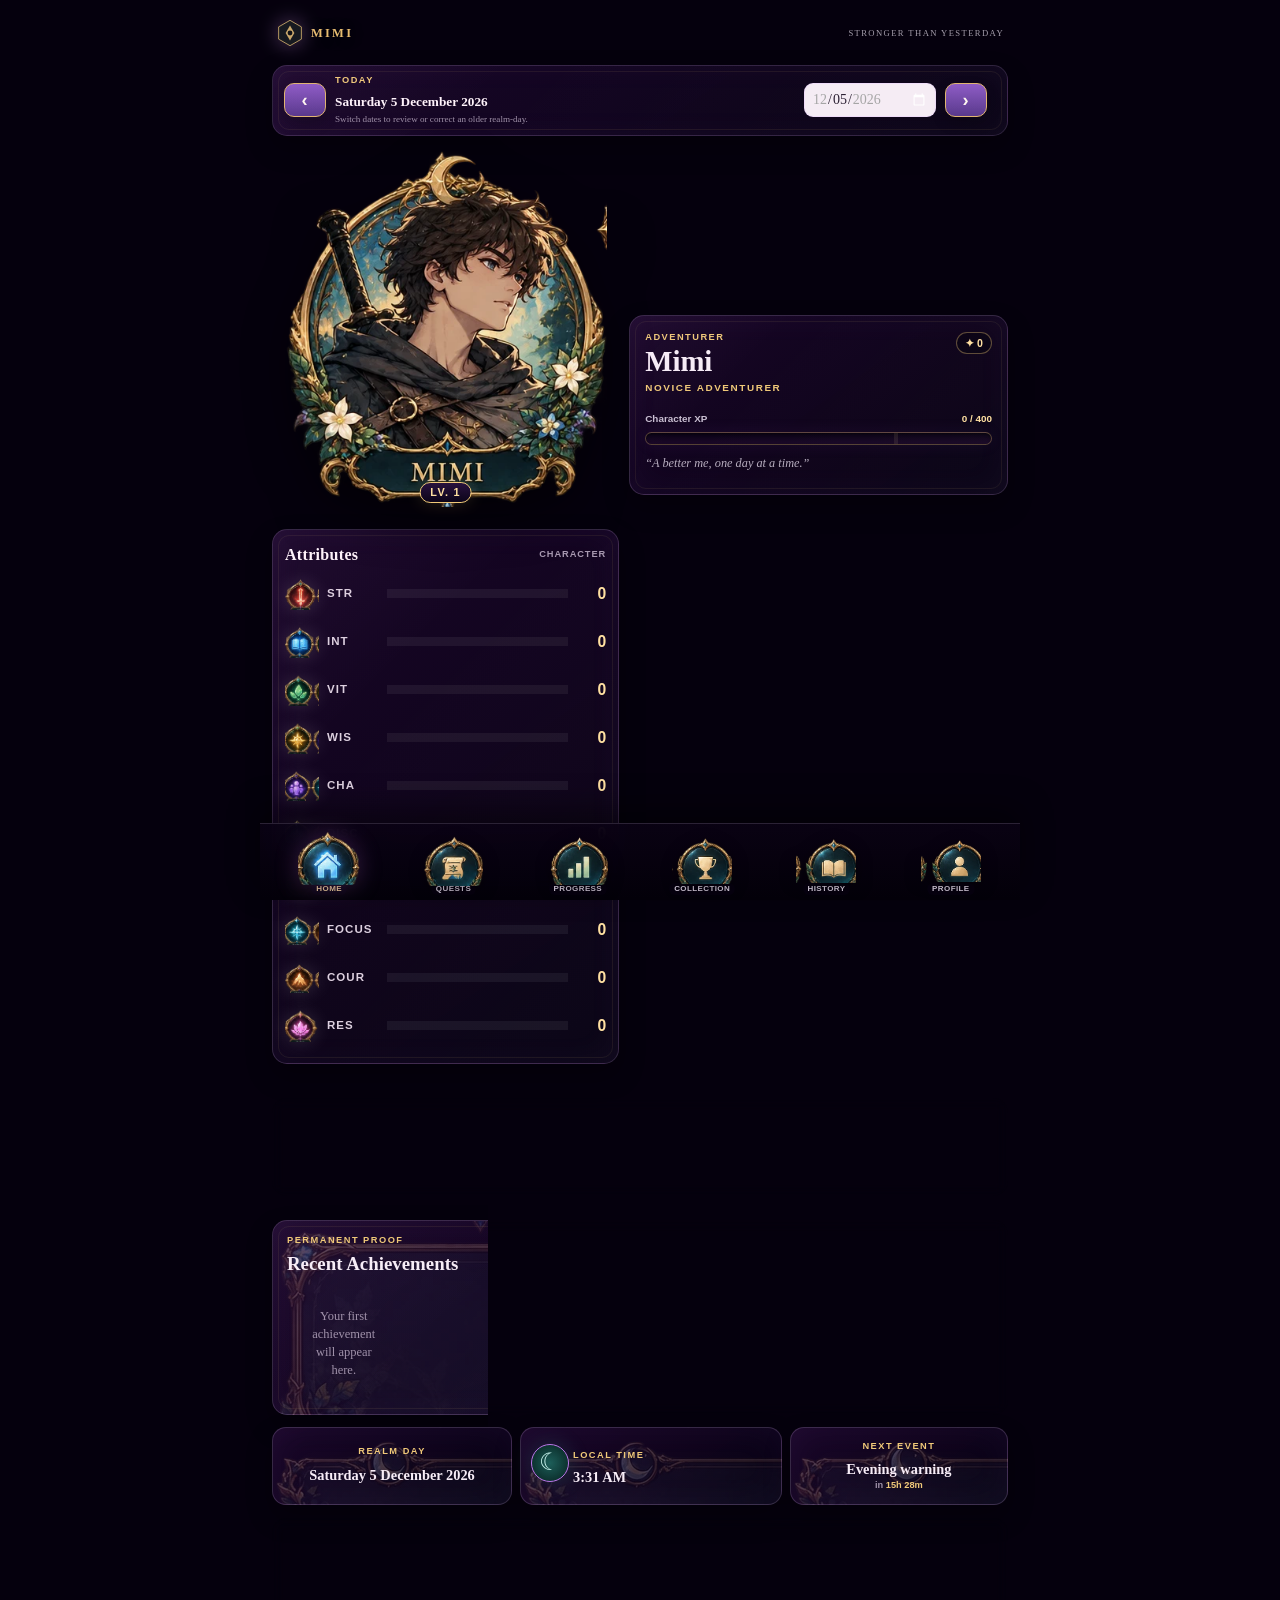
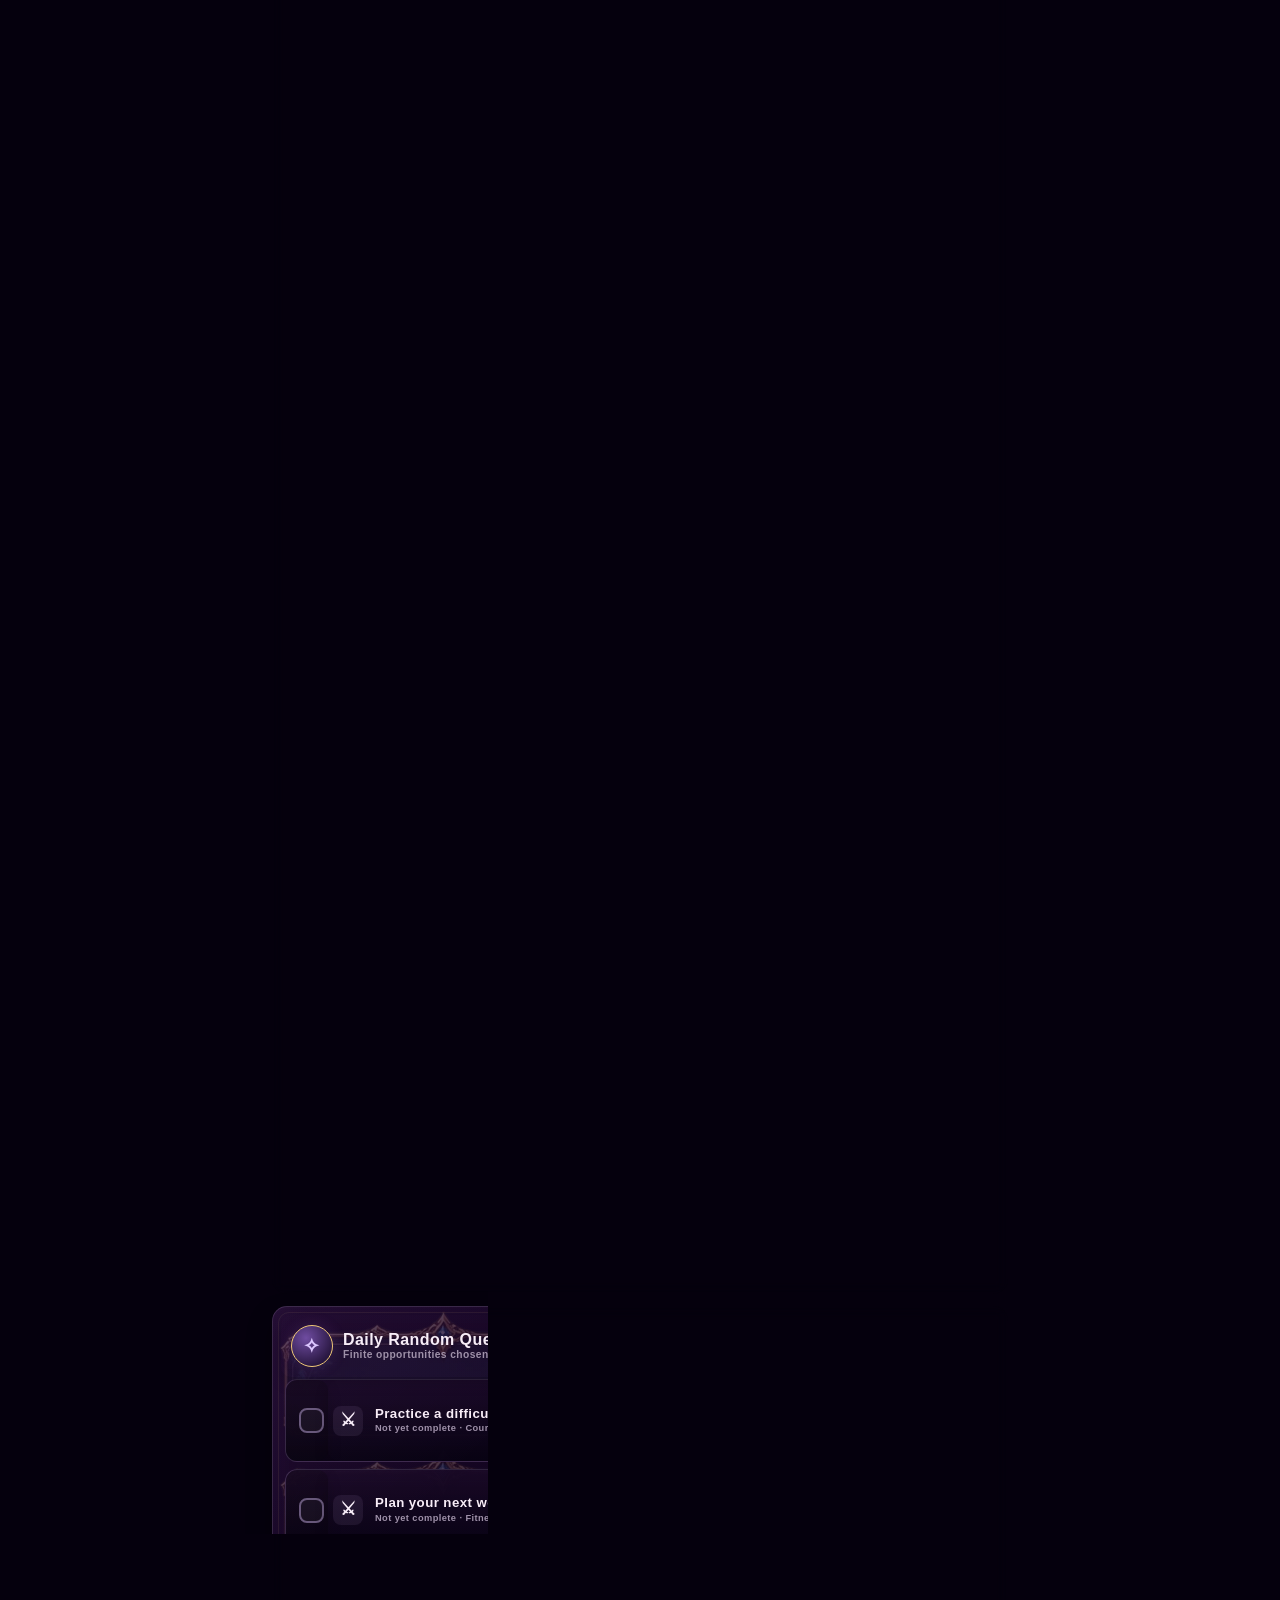
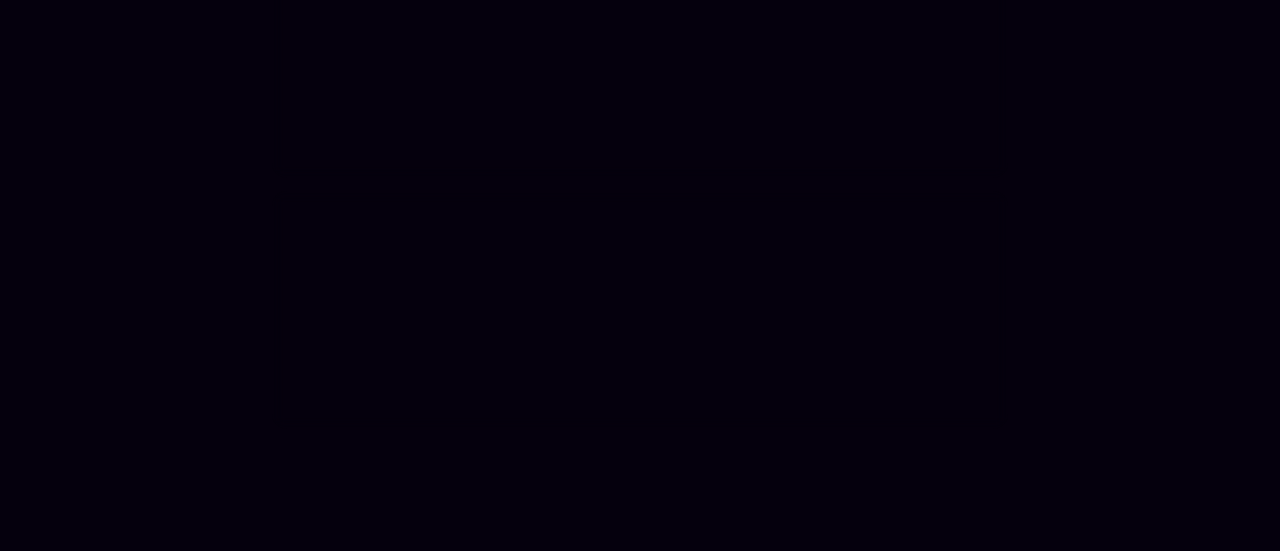
<file: index.html>
<!doctype html>
<html lang="en">
  <head>
    <meta charset="utf-8">
    <meta name="viewport" content="width=device-width, initial-scale=1, viewport-fit=cover">
    <meta name="theme-color" content="#090313">
    <meta name="color-scheme" content="dark">
    <meta name="description" content="Mimi is a private, local-first life RPG.">
    <meta name="mobile-web-app-capable" content="yes">
    <meta name="apple-mobile-web-app-capable" content="yes">
    <meta name="apple-mobile-web-app-status-bar-style" content="black-translucent">
    <link rel="manifest" href="./manifest.webmanifest">
    <link rel="icon" href="./assets/icons/mimi-icon.svg" type="image/svg+xml">
    <link rel="apple-touch-icon" href="./assets/icons/mimi-icon.svg">
    <link rel="stylesheet" href="./css/app.css">
    <title>Mimi</title>
  </head>
  <body>
    <div class="app-shell">
      <header class="topbar">
        <a class="brand" href="#home" aria-label="Mimi home">
          <img src="./assets/icons/mimi-mark.svg" width="28" height="28" alt="">
          <span>MIMI</span>
        </a>
        <span class="phase-label">STRONGER THAN YESTERDAY</span>
      </header>

      <main id="app" class="screen" tabindex="-1" aria-live="polite"></main>

      <nav class="bottom-nav" aria-label="Primary navigation">
        <a href="#home" data-route="home" aria-label="Home"><img src="./assets/mimi_rpg_ui_asset_pack/navigation/home.webp" alt=""><span>Home</span></a>
        <a href="#quests" data-route="quests" aria-label="Quests"><img src="./assets/mimi_rpg_ui_asset_pack/navigation/quests.webp" alt=""><span>Quests</span></a>
        <a href="#progress" data-route="progress" aria-label="Progress"><img src="./assets/mimi_rpg_ui_asset_pack/navigation/progress.webp" alt=""><span>Progress</span></a>
        <a href="#collection" data-route="collection" aria-label="Collection"><img src="./assets/mimi_rpg_ui_asset_pack/navigation/collection.webp" alt=""><span>Collection</span></a>
        <a href="#history" data-route="history" aria-label="History"><img src="./assets/mimi_rpg_ui_asset_pack/navigation/history.webp" alt=""><span>History</span></a>
        <a href="#profile" data-route="profile" aria-label="Profile"><img src="./assets/mimi_rpg_ui_asset_pack/navigation/profile.webp" alt=""><span>Profile</span></a>
      </nav>
    </div>
    <noscript>Mimi needs JavaScript enabled to run.</noscript>
    <script type="module" src="./js/app.js"></script>
  </body>
</html>
</file>
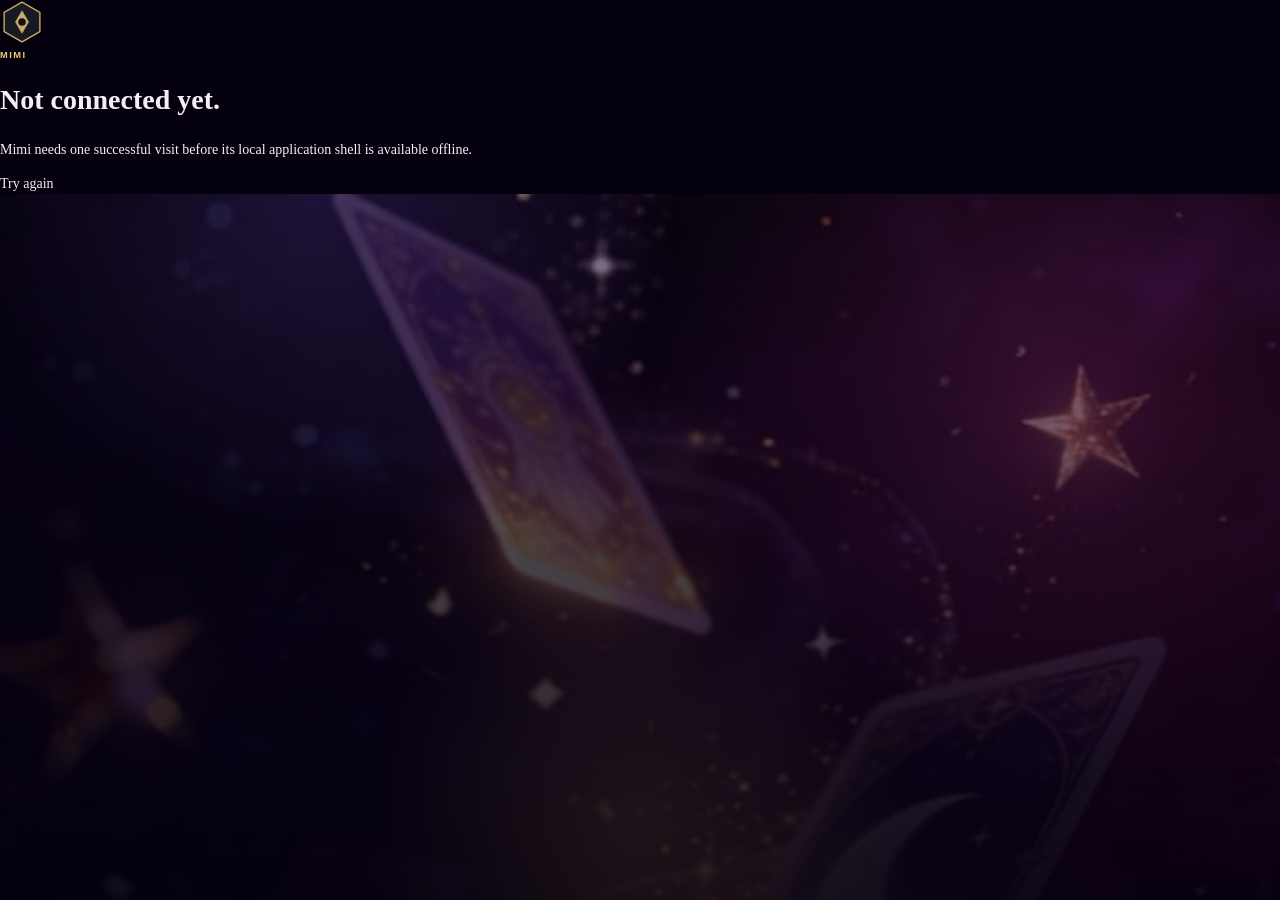
<file: offline.html>
<!doctype html>
<html lang="en">
  <head>
    <meta charset="utf-8">
    <meta name="viewport" content="width=device-width, initial-scale=1, viewport-fit=cover">
    <meta name="theme-color" content="#090313">
    <title>Mimi — Offline</title>
    <link rel="stylesheet" href="./css/app.css">
  </head>
  <body class="offline-page">
    <main class="offline-card">
      <img src="./assets/icons/mimi-mark.svg" width="44" height="44" alt="">
      <p class="eyebrow">MIMI</p>
      <h1>Not connected yet.</h1>
      <p>Mimi needs one successful visit before its local application shell is available offline.</p>
      <a class="button" href="./index.html">Try again</a>
    </main>
  </body>
</html>
</file>
<file: css/app.css>
:root{
  --bg:#081d1d;
  --bg-deep:#041311;
  --panel:#0b2926;
  --panel-2:#102f2d;
  --panel-3:#153a36;
  --panel-edge:#d6b56b;
  --panel-edge-soft:rgba(214,181,107,.34);
  --gold:#cfa65b;
  --gold-bright:#f1d58e;
  --gold-dark:#7b5d2b;
  --parchment:#f5ecd4;
  --parchment-soft:#e3d3ae;
  --ink:#17251f;
  --muted:#c4c5b8;
  --subtle:#96a69e;
  --teal:#55d6ca;
  --teal-deep:#166f68;
  --green:#3fb879;
  --red:#e97d68;
  --purple:#a783ee;
  --warning:#efc06c;
  --max:760px;
  --nav-h:82px;
  --shadow:0 18px 50px rgba(0,0,0,.35);
}
*{box-sizing:border-box}
html{min-height:100%;background:var(--bg)}
body{margin:0;min-height:100%;overflow-x:hidden;color:var(--parchment);font:14px/1.45 Georgia,"Times New Roman",serif;background:var(--bg-deep)}
body::before{content:"";position:fixed;inset:0;z-index:-4;background:
  linear-gradient(180deg,rgba(4,22,20,.22),rgba(3,15,14,.60)),
  url("../assets/mimi_rpg_ui_asset_pack/background/forest.webp") center top/cover no-repeat;filter:saturate(.92) contrast(1.02);}
body::after{content:"";position:fixed;inset:0;z-index:-3;pointer-events:none;background:radial-gradient(circle at 50% 18%,rgba(91,221,206,.14),transparent 35%),linear-gradient(180deg,transparent 55%,rgba(0,0,0,.45));}
a{color:inherit;text-decoration:none}
button,input,select{font:inherit}
button{appearance:none}
button:disabled{cursor:default}
.app-shell{width:min(100%,var(--max));margin:0 auto;padding:10px 12px calc(var(--nav-h) + env(safe-area-inset-bottom) + 28px);min-height:100vh}
.topbar{display:flex;justify-content:space-between;align-items:center;gap:10px;margin:2px 2px 8px;padding:6px 2px;color:var(--gold-bright)}
.brand{display:flex;align-items:center;gap:7px;font-weight:800;letter-spacing:.18em;font-size:.78rem;text-shadow:0 1px 12px rgba(0,0,0,.5)}
.brand img{width:28px;height:28px;filter:drop-shadow(0 0 7px rgba(85,214,202,.32))}
.phase-label{font-size:.54rem;letter-spacing:.16em;text-transform:uppercase;color:rgba(245,236,212,.72)}
.screen{min-height:70vh}

/* shared fantasy panels */
.rpg-panel{position:relative;margin:12px 0;padding:16px;border:1px solid rgba(214,181,107,.62);border-radius:17px;background:linear-gradient(180deg,rgba(10,36,34,.92),rgba(5,23,22,.96));box-shadow:var(--shadow);overflow:hidden}
.rpg-panel::before{content:"";position:absolute;inset:5px;border:1px solid rgba(214,181,107,.16);border-radius:13px;pointer-events:none}
.rpg-panel::after{content:"";position:absolute;inset:0;background:linear-gradient(135deg,rgba(120,230,220,.05),transparent 30%,rgba(255,255,255,.02));pointer-events:none}
.glass-dark{background:linear-gradient(145deg,rgba(5,28,26,.88),rgba(7,23,24,.93))}
.eyebrow{margin:0 0 4px;text-transform:uppercase;letter-spacing:.16em;font:700 .58rem/1.2 Arial,sans-serif;color:var(--gold-bright)}
.page-header{padding:16px 10px 4px;text-align:center}
.page-header h1{margin:.1rem 0 .3rem;font-size:1.85rem;letter-spacing:.04em;text-shadow:0 2px 18px rgba(0,0,0,.4)}
.page-header p:last-child{margin:0;color:var(--muted);font-size:.82rem}
.panel-title{display:flex;align-items:center;justify-content:space-between;gap:12px;margin-bottom:10px;position:relative;z-index:1}
.panel-title span{font-size:1rem;font-weight:700;letter-spacing:.02em}
.panel-title small{font:600 .58rem/1.2 Arial,sans-serif;color:var(--subtle);text-transform:uppercase;letter-spacing:.1em}

/* hero */
.hero-hud{display:grid;grid-template-columns:minmax(185px,1.1fr) minmax(0,1.2fr);gap:10px;align-items:stretch;margin-top:4px}
.character-art-wrap{position:relative;min-height:285px;display:flex;align-items:flex-end;justify-content:center;overflow:visible}
.character-halo{position:absolute;width:85%;height:76%;bottom:10%;left:8%;border-radius:50%;background:radial-gradient(circle,rgba(67,215,202,.2),transparent 65%);filter:blur(5px)}
.character-art{position:relative;z-index:1;width:100%;max-height:360px;object-fit:contain;object-position:center bottom;filter:drop-shadow(0 18px 22px rgba(0,0,0,.55))}
.character-level{position:absolute;left:50%;bottom:4px;z-index:2;transform:translateX(-50%);padding:4px 10px;border:1px solid var(--gold);border-radius:999px;background:linear-gradient(180deg,#173f3a,#071a1a);color:var(--gold-bright);font:800 .68rem/1 Arial,sans-serif;letter-spacing:.12em;box-shadow:0 0 15px rgba(207,166,91,.2)}
.character-info{align-self:end;padding:16px 15px 14px;min-height:180px}
.character-name-row{display:flex;justify-content:space-between;gap:8px;align-items:flex-start}
.character-info h1{margin:0;font-size:1.8rem;line-height:1}
.character-title{margin:.38rem 0 .7rem;color:var(--gold-bright);font:700 .62rem/1.2 Arial,sans-serif;letter-spacing:.16em;text-transform:uppercase}
.gold-pill{padding:5px 8px;border:1px solid rgba(214,181,107,.45);border-radius:999px;color:var(--gold-bright);background:rgba(0,0,0,.25);font:800 .66rem/1 Arial,sans-serif;white-space:nowrap}
.xp-title{display:flex;justify-content:space-between;gap:10px;margin-top:8px;color:var(--muted);font:700 .62rem/1.2 Arial,sans-serif}.xp-title b{color:var(--gold-bright)}
.character-quote{margin:10px 0 0;color:rgba(245,236,212,.73);font-size:.77rem;font-style:italic}
.stats-card{padding:13px 12px;display:flex;flex-direction:column;justify-content:center}
.stats-card .panel-title{margin-bottom:4px}
.stat-row{display:grid;grid-template-columns:34px 52px 1fr 30px;align-items:center;gap:8px;padding:7px 0}
.stat-icon{width:34px;height:34px;object-fit:contain;filter:drop-shadow(0 0 9px rgba(255,255,255,.14))}.stat-name{font:800 .72rem/1 Arial,sans-serif;letter-spacing:.09em;color:var(--parchment-soft)}.stat-row>b{font:800 .98rem/1 Arial,sans-serif;color:var(--gold-bright);text-align:right}.stat-meter{height:9px}
.meta-card{grid-column:1/-1;display:grid;grid-template-columns:repeat(3,1fr);gap:8px;padding:10px}
.meta-tile{display:grid;justify-items:center;gap:2px;padding:9px 4px;background:rgba(0,0,0,.18);border:1px solid rgba(214,181,107,.22);border-radius:11px}.meta-icon{font-size:1.2rem;color:var(--gold-bright)}.meta-tile b{font:800 1rem/1 Arial,sans-serif}.meta-tile small{font:600 .52rem/1 Arial,sans-serif;letter-spacing:.1em;text-transform:uppercase;color:var(--subtle)}

/* achievements */
.achievement-board{padding:14px 14px 17px;background-image:linear-gradient(180deg,rgba(8,37,35,.84),rgba(7,27,25,.96)),url("../assets/mimi_rpg_ui_asset_pack/panels/dark-panel-large.webp");background-size:cover,100% 100%;background-position:center}
.board-heading{display:flex;justify-content:space-between;align-items:end;gap:10px;position:relative;z-index:1}.board-heading h2{margin:0;font-size:1.18rem}.board-heading>a{font:700 .62rem/1 Arial,sans-serif;letter-spacing:.08em;text-transform:uppercase;color:var(--gold-bright)}
.achievement-strip{display:grid;grid-template-columns:repeat(6,minmax(70px,1fr));gap:7px;margin-top:12px;overflow-x:auto;padding:2px 1px 3px;scrollbar-width:none}.achievement-strip::-webkit-scrollbar{display:none}
.achievement-medal{min-width:70px;display:grid;justify-items:center;gap:6px;border:0;background:none;color:var(--parchment);cursor:pointer}.medal-gem{display:grid;width:52px;height:52px;place-items:center;border-radius:50%;border:2px solid var(--gold);background:radial-gradient(circle at 32% 25%,#fff7dc,#2a4f4c 64%,#071816 100%);box-shadow:0 0 0 3px rgba(214,181,107,.12),0 0 22px rgba(214,181,107,.18);font-size:1.3rem}.achievement-medal.rare .medal-gem{box-shadow:0 0 0 3px rgba(101,191,234,.14),0 0 22px rgba(101,191,234,.18)}.achievement-medal.epic .medal-gem{box-shadow:0 0 0 3px rgba(167,131,238,.16),0 0 22px rgba(167,131,238,.2)}.achievement-medal span:last-child{font:600 .57rem/1.15 Arial,sans-serif;text-align:center;color:var(--parchment-soft)}.achievement-empty{padding:15px;text-align:center;color:var(--subtle);font-size:.78rem}

/* date/time */
.datetime-grid{display:grid;grid-template-columns:1.1fr 1.2fr 1fr;gap:8px;margin-top:12px}.asset-box{position:relative;min-height:78px;display:grid;align-content:center;justify-items:center;text-align:center;padding:10px;border:1px solid rgba(214,181,107,.62);border-radius:14px;background-image:linear-gradient(180deg,rgba(6,32,30,.92),rgba(5,25,24,.96)),url("../assets/mimi_rpg_ui_asset_pack/panels/hud-strip.webp");background-size:cover,100% 100%;box-shadow:0 12px 28px rgba(0,0,0,.3)}.asset-box strong{display:block;margin-top:3px;font-size:.9rem}.asset-box small{color:var(--subtle);font:600 .58rem/1.2 Arial,sans-serif}.asset-box b{color:var(--gold-bright)}.clock-box{grid-template-columns:42px 1fr;justify-items:start;text-align:left}.moon-disc{display:grid;width:38px;height:38px;place-items:center;border-radius:50%;font-size:1.5rem;color:#c6f1eb;border:1px solid var(--teal);box-shadow:0 0 22px rgba(85,214,202,.18);background:radial-gradient(circle,#1d5e59,#06201e)}

/* status */
.status-box{position:relative;display:grid;grid-template-columns:60px 1fr auto;gap:12px;align-items:center;padding:11px;border:1px solid var(--panel-edge);border-radius:15px;background:linear-gradient(180deg,rgba(8,35,33,.95),rgba(6,22,21,.97));box-shadow:0 12px 30px rgba(0,0,0,.28);margin:12px 0}.status-box img{width:60px;height:40px;object-fit:contain}.status-box b{font-size:.92rem}.status-box p{margin:2px 0 0;color:var(--muted);font-size:.72rem;line-height:1.4}.risk-box{box-shadow:0 0 18px rgba(239,192,108,.08)}.recovery-box{box-shadow:0 0 20px rgba(167,131,238,.14)}.calm-box{grid-template-columns:40px 1fr}.status-glyph{display:grid;width:38px;height:38px;place-items:center;border-radius:50%;border:1px solid var(--teal);font-size:1.4rem}

/* quests */
.quest-panel{padding:8px;margin-top:13px;background-image:linear-gradient(180deg,rgba(9,39,37,.91),rgba(6,25,24,.95)),url("../assets/mimi_rpg_ui_asset_pack/panels/dark-panel-wide.webp");background-size:cover,100% 100%}.panel-head{position:relative;z-index:1;width:100%;display:flex;align-items:center;gap:10px;padding:10px;border:0;background:none;color:inherit;text-align:left;cursor:pointer}.panel-orb{display:grid;width:42px;height:42px;place-items:center;border:1px solid var(--gold);border-radius:50%;font-size:1.25rem;background:radial-gradient(circle at 35% 30%,#215e59,#06201e);box-shadow:0 0 12px rgba(85,214,202,.12)}.panel-orb.random{color:#9edaff}.panel-orb.work{color:#ffe3a4}.ph-text{flex:1;display:grid;gap:2px}.ph-text b{font-size:1rem}.ph-text small{font-size:.64rem;color:var(--subtle)}.ph-count{color:var(--gold-bright);font:800 .64rem/1 Arial,sans-serif}.chev{color:var(--gold-bright);font-size:1.1rem}
.quest-rows{list-style:none;margin:0;padding:2px 4px 7px;display:grid;gap:7px}.quest-row{display:grid;grid-template-columns:42px 1fr;border:1px solid rgba(214,181,107,.32);border-radius:12px;overflow:hidden;background:linear-gradient(180deg,rgba(9,38,35,.96),rgba(5,24,23,.97));color:var(--parchment);transition:transform .18s ease,box-shadow .18s ease,border-color .18s ease}.quest-row:hover{transform:translateY(-1px);box-shadow:0 8px 22px rgba(0,0,0,.3)}.quest-row.done{border-color:rgba(63,184,121,.75);background:linear-gradient(180deg,rgba(12,48,38,.97),rgba(8,32,28,.97))}.quest-row.risk{border-color:rgba(239,192,108,.8);box-shadow:0 0 18px rgba(239,192,108,.08)}.q-check{display:grid;place-items:center;border:0;background:rgba(0,0,0,.22);cursor:pointer}.q-check:disabled{cursor:default}.check{display:grid;width:25px;height:25px;place-items:center;border:2px solid #4e6c63;border-radius:8px;background:rgba(255,255,255,.06);font:bold 1rem/1 Arial,sans-serif}.quest-row.done .check.checked{border-color:#19864f;background:#20ad64;color:#fff;box-shadow:0 0 12px rgba(32,173,100,.35)}.q-body{display:grid;grid-template-columns:34px minmax(0,1fr) auto auto;align-items:center;gap:8px;width:100%;padding:10px 10px 10px 5px;border:0;background:none;color:inherit;text-align:left;cursor:pointer}.q-icon{display:grid;width:30px;height:30px;place-items:center;border-radius:8px;background:rgba(214,181,107,.1);font-size:1.1rem}.q-text{min-width:0;display:grid;gap:2px}.q-text b{font-size:.83rem;color:var(--parchment)}.q-text small{font:600 .58rem/1.3 Arial,sans-serif;color:var(--subtle)}.quest-row.done .q-text small{color:#7fd6a8}.q-reward{display:grid;gap:2px;justify-items:end;min-width:78px;font:700 .56rem/1.15 Arial,sans-serif}.q-reward>b:first-child{color:#73e1d5}.q-reward>b:nth-child(2){color:var(--gold-bright)}.reward-attr{color:#a8ebe4}.mini-stepper{display:grid;width:24px;height:24px;place-items:center;border:1px solid rgba(214,181,107,.3);border-radius:50%;font:bold .7rem/1 Arial,sans-serif;color:var(--gold-bright)}
.empty-state{padding:14px;text-align:center;color:var(--subtle);font-size:.75rem}

/* quick measure */
.quick-log-grid{display:grid;grid-template-columns:repeat(4,1fr);gap:8px}.quick-log-grid button{display:grid;justify-items:center;gap:3px;padding:10px 5px;border:1px solid rgba(214,181,107,.25);border-radius:12px;background:linear-gradient(180deg,rgba(12,48,45,.9),rgba(6,27,26,.95));color:var(--parchment);cursor:pointer}.quick-symbol{font-size:1.25rem;color:var(--gold-bright)}.quick-log-grid b{font-size:.7rem}.quick-log-grid small{font:600 .52rem/1.2 Arial,sans-serif;color:var(--subtle)}

/* forms/buttons */
.rpg-action,.button-row button,button,.file-button{border:1px solid var(--gold);border-radius:10px;padding:10px 13px;color:#fff;background:linear-gradient(180deg,#258d83,#16655f);font:800 .66rem/1 Arial,sans-serif;letter-spacing:.04em;cursor:pointer;box-shadow:0 6px 14px rgba(0,0,0,.18);transition:transform .12s ease,filter .12s ease,box-shadow .12s ease}.rpg-action:hover,button:hover,.file-button:hover{filter:brightness(1.07);box-shadow:0 8px 18px rgba(0,0,0,.24)}button:active{transform:translateY(1px)}button.ghost{background:transparent;color:var(--gold-bright);border-color:rgba(214,181,107,.42);box-shadow:none}.rpg-action.recovery-action{background:linear-gradient(180deg,#8465cc,#5d4c9b)}.file-button{display:inline-grid;place-items:center}.button-row{display:flex;gap:8px;flex-wrap:wrap;margin-top:10px}
.form-grid{display:grid;gap:9px}.form-pair{display:grid;grid-template-columns:1fr 1fr;gap:9px}.inline-form{display:flex;gap:8px;flex-wrap:wrap;margin-top:12px}input,select{min-width:0;padding:10px 11px;color:#21342c;border:1px solid rgba(214,181,107,.45);border-radius:9px;background:#f4eddc;outline:none}.form-grid input,.form-grid select{width:100%}.checkline{display:flex;align-items:center;gap:7px;color:var(--muted);font-size:.75rem}.checkline input{width:auto}
.quest-admin-row{position:relative;z-index:1;display:flex;justify-content:space-between;align-items:center;gap:12px;padding:10px 0;border-bottom:1px solid rgba(214,181,107,.12)}.quest-admin-row:last-child{border-bottom:0}.quest-admin-row b{font-size:.75rem}.quest-admin-row small{display:block;color:var(--subtle);font:600 .54rem/1.2 Arial,sans-serif;margin-top:3px}.switch{position:relative;width:44px;height:24px}.switch input{position:absolute;opacity:0}.switch i{display:block;height:24px;border-radius:999px;background:#35504b;border:1px solid rgba(214,181,107,.25)}.switch i::after{content:"";display:block;width:18px;height:18px;margin:2px;border-radius:50%;background:#d9d2be;transition:transform .2s ease}.switch input:checked+i{background:#1a8d7e}.switch input:checked+i::after{transform:translateX(19px);background:#fff}

/* progress/collection/history */
.stats-grid{display:grid;grid-template-columns:repeat(2,1fr);gap:9px;padding:12px}.stat-big{display:grid;grid-template-columns:44px 1fr;gap:7px;align-items:center;padding:9px;border:1px solid rgba(214,181,107,.18);border-radius:11px;background:rgba(0,0,0,.16)}.stat-big img{width:42px;height:42px;object-fit:contain}.stat-big>div{display:grid;gap:3px}.stat-big span{font:800 .55rem/1 Arial,sans-serif;color:var(--subtle);letter-spacing:.08em}.stat-big b{font:800 .85rem/1 Arial,sans-serif;color:var(--gold-bright)}.metric-grid{display:grid;grid-template-columns:repeat(2,1fr);gap:8px}.metric-tile,.settings-grid>div{padding:10px;border:1px solid rgba(214,181,107,.18);border-radius:10px;background:rgba(0,0,0,.17)}.metric-tile span,.settings-grid span{display:block;font:600 .56rem/1.25 Arial,sans-serif;letter-spacing:.06em;text-transform:uppercase;color:var(--subtle)}.metric-tile b,.settings-grid b{display:block;margin-top:3px;color:var(--parchment);font-size:.95rem}
.collection-grid{display:grid;grid-template-columns:repeat(2,1fr);gap:10px}.collection-card{display:grid;grid-template-columns:74px 1fr;gap:10px;align-items:center;padding:10px;border:1px solid rgba(214,181,107,.22);border-radius:12px;background:linear-gradient(180deg,rgba(11,41,38,.94),rgba(5,25,23,.96));cursor:pointer;transition:transform .14s ease,border-color .14s ease,box-shadow .14s ease}.collection-card:hover{transform:translateY(-1px);border-color:rgba(214,181,107,.46);box-shadow:0 8px 24px rgba(0,0,0,.22)}.collection-card.locked{opacity:.58}.collection-card p{margin:3px 0;color:var(--subtle);font-size:.66rem}.collection-card h2{margin:0;font-size:.8rem}.collection-card small{font:700 .52rem/1 Arial,sans-serif;text-transform:uppercase;letter-spacing:.08em;color:var(--gold-bright)}.collection-medal{display:grid;width:56px;height:60px;place-items:center;border-radius:50%;border:2px solid var(--gold);background:radial-gradient(circle,#fff6d8,#183f3c);font-size:1.25rem;box-shadow:0 0 16px rgba(214,181,107,.15);object-fit:contain}.collection-medal.img{display:block;width:72px;height:80px;object-fit:contain;border:0;border-radius:0;background:none;box-shadow:none}.collection-card.god .collection-medal.img{width:78px;height:82px}.collection-card.legendary .collection-medal.img{box-shadow:none}.collection-card.perfection{grid-template-columns:78px 1fr}.collection-card.perfection .collection-medal.img{width:76px;height:80px}.collection-card.fallen .collection-medal.img{filter:grayscale(.2);opacity:.84}.tiny-progress{margin-top:5px}.tiny-progress .meter{height:4px}
.line{position:relative;z-index:1;display:flex;justify-content:space-between;gap:12px;align-items:center;padding:9px 0;border-bottom:1px solid rgba(214,181,107,.11)}.line:last-child{border-bottom:0}.line>span{font-size:.72rem}.line small{display:block;margin-top:2px;color:var(--subtle);font:600 .55rem/1.2 Arial,sans-serif}.line button.active{background:linear-gradient(180deg,#d4ad64,#8b6c35);color:#10231d}
.history-list{padding:8px 12px}.history-row{display:grid;grid-template-columns:28px 1fr auto;gap:8px;align-items:center;padding:10px 2px;border-bottom:1px solid rgba(214,181,107,.11)}.history-row:last-child{border-bottom:0}.history-row>b{font-size:.7rem}.history-row small{display:block;margin-top:2px;color:var(--subtle);font:600 .53rem/1.25 Arial,sans-serif}.history-icon{color:var(--gold-bright);font-size:1rem}.text-button{border:0;background:transparent;color:var(--gold-bright);box-shadow:none;padding:4px;font-size:.62rem}
.settings-grid{display:grid;grid-template-columns:repeat(2,1fr);gap:8px}
.notice{position:relative;z-index:2;margin:8px 0;padding:10px;border:1px solid rgba(214,181,107,.35);border-radius:10px;background:rgba(83,56,35,.22);color:var(--parchment);font-size:.72rem}.notice.ok{border-color:rgba(63,184,121,.4);background:rgba(63,184,121,.1)}.notice.error{border-color:rgba(233,125,104,.5);background:rgba(233,125,104,.12);color:#ffd7cf}

/* achievement detail dialog */
.ach-dialog-backdrop{position:fixed;inset:0;z-index:95;display:grid;place-items:center;padding:14px;background:rgba(0,12,11,.78);backdrop-filter:blur(7px)}.ach-dialog{width:min(96vw,620px);max-height:90vh;overflow:auto;padding:18px;border:1px solid rgba(214,181,107,.45);border-radius:18px;background-image:linear-gradient(180deg,rgba(7,34,32,.97),rgba(3,19,18,.99)),url("../assets/mimi_rpg_ui_asset_pack/panels/dark-panel-large.webp");background-size:cover,100% 100%;box-shadow:0 24px 80px rgba(0,0,0,.55),0 0 40px rgba(214,181,107,.14);animation:rewardIn .28s ease-out}.ach-dialog-hero{display:grid;place-items:center;min-height:110px;margin:2px 0 8px}.ach-dialog-medal{width:110px;height:105px;object-fit:contain}.ach-dialog-hero .ach-dialog-medal.img{border:0;background:none;box-shadow:none;border-radius:0}.ach-dialog h2{margin:2px 0 5px;font-size:1.35rem;color:var(--parchment)}.ach-dialog-desc{margin:0;color:var(--subtle);font-size:.7rem}.ach-dialog-grid{display:grid;grid-template-columns:repeat(2,1fr);gap:8px;margin-top:14px}.ach-dialog-grid>div{padding:10px;border:1px solid rgba(214,181,107,.16);border-radius:11px;background:rgba(0,0,0,.16)}.ach-dialog-grid p{margin:4px 0 0;color:var(--parchment-soft);font-size:.68rem;line-height:1.45}.ach-next{display:grid;grid-template-columns:62px 1fr;gap:8px;align-items:center}.ach-next-medal{width:58px;height:58px;object-fit:contain;border:0;background:none;box-shadow:none;border-radius:0}.ach-next div{display:grid;gap:3px}.ach-next small{color:var(--subtle);font-size:.58rem}.ach-dialog-meter{height:5px;margin-top:7px}
/* modal */
.quest-modal-backdrop{position:fixed;inset:0;z-index:80;display:flex;align-items:flex-end;justify-content:center;padding:0 10px calc(10px + env(safe-area-inset-bottom));background:rgba(1,13,12,.67);backdrop-filter:blur(5px)}.quest-modal{width:min(100%,560px);max-height:90vh;overflow:auto;padding:17px;background-image:linear-gradient(180deg,rgba(8,40,37,.96),rgba(4,23,22,.98)),url("../assets/mimi_rpg_ui_asset_pack/panels/dark-panel-large.webp");background-size:cover,100% 100%;border-radius:18px 18px 14px 14px;box-shadow:0 -20px 55px rgba(0,0,0,.5)}.modal-frame-top{display:flex;justify-content:space-between;align-items:center}.close-modal{width:34px;height:34px;padding:0;border-radius:50%;font-size:1.1rem}.quest-modal h2{margin:8px 0 4px;font-size:1.35rem}.modal-description{margin:0;color:var(--subtle);font-size:.68rem}.modal-progress{margin-top:12px;padding:11px;border-radius:11px;border:1px solid rgba(214,181,107,.24);background:rgba(0,0,0,.15)}.modal-progress>span{font:700 .54rem/1 Arial,sans-serif;text-transform:uppercase;color:var(--subtle);letter-spacing:.1em}.modal-progress>b{float:right;color:var(--gold-bright);font:800 .66rem/1.2 Arial,sans-serif}.modal-progress .meter{clear:both;margin-top:7px}.modal-progress.simple{min-height:42px}.quantity-editor{display:grid;grid-template-columns:44px 1fr 50px 44px;gap:7px;align-items:center;margin-top:11px}.quantity-editor input{text-align:center;font-weight:800;font-size:1.1rem}.quantity-editor span{text-align:center;color:var(--muted);font-size:.7rem}.quantity-editor button{height:44px;padding:0;border-radius:11px;font-size:1.2rem}.quick-selects{display:flex;flex-wrap:wrap;gap:6px;margin-top:8px}.quick-selects button{padding:7px 9px;border-radius:999px;font-size:.58rem}.reward-preview,.achievement-proximity{margin-top:12px;padding:11px;border-top:1px solid rgba(214,181,107,.14)}.reward-line{display:flex;gap:8px;flex-wrap:wrap;align-items:center}.reward-line b:first-child{color:#73e1d5}.reward-line b:nth-child(2){color:var(--gold-bright)}.reward-attr{padding:3px 7px;border:1px solid rgba(85,214,202,.24);border-radius:999px;color:#a8ebe4;font:700 .56rem/1 Arial,sans-serif}.achievement-proximity{display:grid;gap:3px}.achievement-proximity>b{font-size:.8rem}.achievement-proximity>span{color:var(--muted);font:600 .56rem/1.2 Arial,sans-serif}.modal-actions{display:flex;justify-content:flex-end;gap:8px;margin-top:14px;align-items:center}.completed-note{color:#6fe0a5;font:800 .62rem/1 Arial,sans-serif}

/* completion sequence — tarot card scene */
.reward-sequence{position:fixed;inset:0;z-index:120;display:grid;place-items:center;padding:24px;background:radial-gradient(circle at 50% 35%,rgba(38,20,60,.55),rgba(2,13,12,.86) 70%);backdrop-filter:blur(7px)}
.tarot-scene{perspective:1100px}
.reward-card{position:relative;width:min(100%,400px);min-height:320px;display:flex;align-items:center;justify-content:center;text-align:center;padding:0;border:1px solid var(--gold);border-radius:22px;background-image:linear-gradient(180deg,rgba(9,43,40,.9),rgba(4,22,21,.97)),url("../assets/mimi_rpg_ui_asset_pack/panels/dark-panel-wide.webp");background-size:cover,100% 100%;box-shadow:0 0 70px rgba(207,166,91,.3),0 0 130px rgba(120,90,200,.22),0 24px 80px rgba(0,0,0,.5);overflow:hidden;animation:tarotIn .8s cubic-bezier(.2,.8,.2,1)}
@keyframes tarotIn{0%{opacity:0;transform:rotateY(64deg) rotateZ(4deg) scale(.86)}55%{opacity:1}100%{opacity:1;transform:rotateY(-7deg) scale(1)}}
.tarot-scene .reward-card{animation:tarotIn .8s cubic-bezier(.2,.8,.2,1),tarotHover 5.5s ease-in-out .8s infinite alternate}
@keyframes tarotHover{from{transform:rotateY(-7deg) rotateX(1.5deg)}to{transform:rotateY(6deg) rotateX(-1.5deg)}}
/* rotating light rays from behind the card */
.reward-rays{position:absolute;inset:-60%;pointer-events:none;background:repeating-conic-gradient(from 0deg at 50% 50%,rgba(240,213,142,.12) 0deg 6deg,transparent 6deg 18deg,rgba(150,110,230,.1) 18deg 22deg,transparent 22deg 34deg);animation:raysSpin 22s linear infinite;mix-blend-mode:screen}
@keyframes raysSpin{to{transform:rotate(360deg)}}
/* slow-drifting star particles */
.tarot-particles{position:absolute;inset:0;pointer-events:none}
.tarot-particles .tp{position:absolute;left:var(--px);top:var(--py);color:hsl(44 78% 78%);font-size:calc(var(--ts) * .8rem);opacity:.2;text-shadow:0 0 12px rgba(240,213,142,.85),0 0 26px rgba(160,120,255,.5);animation:tpFloat var(--td) ease-in-out infinite alternate;transform:translateZ(var(--tz))}
.tarot-particles .tp:nth-child(3n){color:hsl(268 70% 80%)}
.tarot-particles .tp:nth-child(4n){color:hsl(180 70% 75%)}
@keyframes tpFloat{from{transform:translate3d(0,0,var(--tz)) scale(.8);opacity:.15}50%{opacity:.85}to{transform:translate3d(6px,-14px,var(--tz)) scale(1.25);opacity:.25}}
.reward-card-inner{position:relative;z-index:2;display:flex;flex-direction:column;align-items:center;padding:26px 22px;width:100%}
.reward-kicker{font:800 .56rem/1 Arial,sans-serif;letter-spacing:.2em;text-transform:uppercase;color:var(--gold-bright)}
.reward-icon{display:grid;place-items:center;width:78px;height:78px;margin:14px 0;border-radius:50%;border:1px solid var(--gold);background:radial-gradient(circle at 35% 25%,#fff6d8,#1a5550 56%,#061916);color:var(--gold-bright);font-size:2rem;box-shadow:0 0 24px rgba(207,166,91,.3)}
.reward-icon.gold{color:#ffe29d}.reward-icon.trophy{color:#dcb66a}.reward-icon.heart{color:#ff9fba}
.reward-card h2{margin:0;font-size:1.4rem;color:var(--parchment);text-shadow:0 2px 16px rgba(0,0,0,.45)}
.big-gain{display:flex;align-items:baseline;gap:5px;margin:9px 0 12px;color:var(--teal);font:900 1.8rem/1 Arial,sans-serif}
.gain-stats{display:flex;justify-content:center;gap:7px;flex-wrap:wrap}.gain-stat{display:grid;grid-template-columns:26px auto auto;gap:4px;align-items:center;padding:6px 8px;border-radius:10px;border:1px solid rgba(214,181,107,.18);background:rgba(0,0,0,.24)}.gain-stat img{width:24px;height:24px}.gain-stat span{font:700 .58rem/1 Arial,sans-serif;color:var(--subtle)}.gain-stat b{font:900 .72rem/1 Arial,sans-serif;color:#72e1d7}
.point-gain{margin-top:10px;color:var(--gold-bright);font:800 .62rem/1.4 Arial,sans-serif}
.gold-gain{margin:8px 0;color:var(--gold-bright);font:900 1.8rem/1 Arial,sans-serif}
.reward-card p{color:var(--muted);font-size:.72rem}
.achievement-banner{width:100%;max-width:320px;margin:6px 0 8px;border-radius:10px;filter:drop-shadow(0 0 18px rgba(240,213,142,.35));animation:bannerGlow 1.6s ease-in-out infinite alternate}
@keyframes bannerGlow{from{filter:drop-shadow(0 0 8px rgba(240,213,142,.25))}to{filter:drop-shadow(0 0 22px rgba(240,213,142,.5))}}
.reward-continue{margin-top:16px;min-width:170px}.stage-hint{margin-top:7px;color:var(--subtle);font:700 .52rem/1 Arial,sans-serif;letter-spacing:.14em}
.unlocked-stack,.near-stack{display:grid;gap:8px;width:100%;margin-top:8px}.unlock-mini,.near-ach{display:grid;grid-template-columns:46px 1fr;gap:8px;align-items:center;text-align:left;padding:8px;border:1px solid rgba(214,181,107,.22);border-radius:11px;background:rgba(0,0,0,.24)}
.unlock-mini-gem,.near-gem{display:grid;width:42px;height:42px;place-items:center;border-radius:50%;border:1px solid var(--gold);background:radial-gradient(circle,#fff6d8,#1a5550 55%,#061916);font-size:1.1rem}.unlock-mini div,.near-ach div{display:grid;gap:2px}.unlock-mini small{color:var(--gold-bright);font:800 .48rem/1 Arial,sans-serif;letter-spacing:.1em}.unlock-mini b,.near-ach b{font-size:.74rem}.unlock-mini span:last-child,.near-ach span{color:var(--subtle);font-size:.58rem}.near-ach .meter{margin-top:2px;height:4px}
.stage-four .reward-icon{font-size:2.2rem}
.confetti-layer{position:fixed;inset:0;pointer-events:none;z-index:130;overflow:hidden}.confetti-layer span{position:absolute;left:var(--x);top:28%;font-size:18px;color:hsl(var(--h) 85% 75%);animation:confettiDrop var(--d) cubic-bezier(.2,.6,.3,1) forwards;transform:rotate(var(--r))}

/* section banners (daily / recovery quest art) */
.section-banner{display:block;width:100%;max-width:520px;margin:16px auto -4px;border-radius:14px;border:1px solid rgba(214,181,107,.5);box-shadow:0 14px 34px rgba(0,0,0,.42),0 0 26px rgba(214,181,107,.12);filter:saturate(1.05)}
.recovery-task{margin:6px 0 0}.recovery-task b{color:var(--gold-bright)}.recovery-task small{display:block;margin-top:3px;color:var(--subtle)}

/* quick measure done state */
.quick-log-grid button.quick-done{border-color:rgba(63,184,121,.65);background:linear-gradient(180deg,rgba(14,56,42,.95),rgba(8,34,28,.97))}
.quick-log-grid button.quick-done .quick-symbol{color:#75e0a9;text-shadow:0 0 10px rgba(63,184,121,.4)}
.quick-log-grid button.quick-done small{color:#7fd6a8}
.quick-note{margin:10px 0 0;font-size:.62rem}

/* quest hall points header */
.points-grid{display:grid;grid-template-columns:repeat(2,1fr);gap:8px;position:relative;z-index:1}
.point-tile{display:grid;grid-template-columns:40px 1fr;gap:9px;align-items:center;padding:10px;border:1px solid rgba(214,181,107,.24);border-radius:12px;background:rgba(0,0,0,.2)}
.point-icon{display:grid;width:38px;height:38px;place-items:center;border-radius:50%;border:1px solid rgba(214,181,107,.4);background:radial-gradient(circle at 35% 30%,rgba(255,246,216,.16),rgba(6,25,24,.9));font-size:1.1rem}
.point-tile b{display:block;font:900 1.05rem/1 Arial,sans-serif;color:var(--gold-bright)}
.point-name{display:block;color:var(--parchment);font:700 .6rem/1.3 Arial,sans-serif;letter-spacing:.03em}
.point-tile small{display:block;color:var(--subtle);font:600 .5rem/1 Arial,sans-serif;text-transform:uppercase;letter-spacing:.1em}

/* modal completed block + reward chips */
.task-completed-block{display:flex;gap:10px;align-items:center;margin-top:12px;padding:11px;border-radius:11px;border:1px solid rgba(63,184,121,.45);background:rgba(63,184,121,.08)}
.done-gem{display:grid;width:34px;height:34px;flex:none;place-items:center;border-radius:50%;background:#20ad64;color:#fff;font-weight:900;box-shadow:0 0 12px rgba(32,173,100,.4)}
.task-completed-block b{color:#9fe8bd;font-size:.8rem}.task-completed-block small{display:block;color:var(--subtle);font-size:.6rem}
.reward-attr.gold-chip{border-color:rgba(240,213,142,.4);color:#f0d58e}
.reward-attr.purple-chip{border-color:rgba(167,131,238,.4);color:#c9b1f5}
.toast{position:fixed;z-index:140;left:50%;bottom:calc(var(--nav-h) + env(safe-area-inset-bottom) + 14px);transform:translate(-50%,8px);opacity:0;padding:9px 14px;border:1px solid var(--gold);border-radius:999px;background:rgba(6,24,22,.96);color:var(--parchment);font:700 .62rem/1 Arial,sans-serif;transition:.2s ease}.toast.show{opacity:1;transform:translate(-50%,0)}
.boot-error{margin-top:30px;text-align:center}

@keyframes rewardIn{from{opacity:0;transform:translateY(14px) scale(.96)}to{opacity:1;transform:none}}
@keyframes confettiDrop{0%{transform:translate3d(0,0,0) rotate(0);opacity:1}70%{opacity:1}100%{transform:translate3d(calc((var(--x) - 50%) * .35),70vh,0) rotate(720deg);opacity:0}}
@media(max-width:700px){.hero-hud{grid-template-columns:1fr}.character-art-wrap{min-height:250px;max-height:300px}.character-info{margin-top:-4px}.meta-card{grid-column:auto}.stats-card{padding-top:12px}.achievement-strip{grid-template-columns:repeat(6,78px)}.datetime-grid{grid-template-columns:1fr 1fr}.next-event-box{grid-column:1/-1}.q-body{grid-template-columns:30px minmax(0,1fr) auto}.q-reward{min-width:66px}.quick-log-grid{grid-template-columns:repeat(2,1fr)}}
@media(max-width:430px){body{font-size:13px}.app-shell{padding-inline:8px}.topbar{padding-inline:4px}.phase-label{display:none}.character-info h1{font-size:1.65rem}.character-art-wrap{min-height:240px}.stats-card .stat-row{grid-template-columns:30px 46px 1fr 28px}.stat-icon{width:30px;height:30px}.meta-card{grid-template-columns:repeat(3,1fr)}.datetime-grid{grid-template-columns:1fr}.clock-box,.next-event-box{grid-column:auto}.status-box{grid-template-columns:50px 1fr}.status-box img{width:50px}.status-box .rpg-action{grid-column:2;justify-self:start}.q-body{grid-template-columns:28px 1fr}.q-reward{grid-column:2;grid-template-columns:repeat(2,max-content);justify-content:start;justify-items:start}.mini-stepper{display:none}.collection-grid,.stats-grid,.metric-grid,.settings-grid{grid-template-columns:1fr}.reward-card{min-height:300px}.points-grid{grid-template-columns:1fr}.bottom-nav img{width:48px!important;height:48px!important}}
@media(prefers-reduced-motion:reduce){*,*::before,*::after{scroll-behavior:auto!important;animation-duration:.001ms!important;transition-duration:.001ms!important}}
/* Navigation artwork is part of the RPG HUD. */
.bottom-nav{position:fixed;z-index:45;left:50%;bottom:0;transform:translateX(-50%);width:min(100%,760px);display:grid;grid-template-columns:repeat(6,1fr);align-items:end;padding:6px 7px calc(5px + env(safe-area-inset-bottom));border-top:1px solid rgba(214,181,107,.42);background:linear-gradient(180deg,rgba(6,29,27,.94),rgba(2,15,14,.98));box-shadow:0 -14px 32px rgba(0,0,0,.35);backdrop-filter:blur(12px)}
.bottom-nav a{display:grid;justify-items:center;gap:0;color:#dcd2ba;font:700 .5rem/1 Arial,sans-serif;text-transform:uppercase;letter-spacing:.05em;transition:transform .15s ease,filter .15s ease}.bottom-nav a img{width:60px;height:60px;object-fit:contain;filter:drop-shadow(0 3px 8px rgba(0,0,0,.42));transition:transform .15s ease,filter .15s ease}.bottom-nav a span{margin-top:-7px;padding:2px 5px;border-radius:999px;background:rgba(3,18,17,.72)}.bottom-nav a.is-active{color:var(--gold-bright)}.bottom-nav a.is-active img{transform:translateY(-3px) scale(1.03);filter:drop-shadow(0 0 11px rgba(85,214,202,.25)) drop-shadow(0 3px 8px rgba(0,0,0,.45))}

.achievement-status{display:inline-block;margin-left:4px;padding:2px 5px;border-radius:999px;font:800 .43rem/1 Arial,sans-serif;letter-spacing:.07em;text-transform:uppercase;vertical-align:middle}.achievement-status.active{color:#75e0a9;border:1px solid rgba(63,184,121,.28);background:rgba(63,184,121,.09)}.achievement-status.fallen{color:#f1c17b;border:1px solid rgba(239,192,108,.25);background:rgba(239,192,108,.08)}.collection-card.fallen{border-color:rgba(239,192,108,.32);box-shadow:inset 0 0 28px rgba(239,192,108,.035)}.collection-card.fallen .collection-medal{filter:grayscale(.35);opacity:.72}

.achievement-medal .medal-gem.img{display:block;width:56px;height:62px;object-fit:contain;border:0;border-radius:0;background:none;box-shadow:none}

.point-meter{height:4px;margin-top:7px;border-radius:999px;overflow:hidden;background:rgba(255,255,255,.08);border:1px solid rgba(214,181,107,.12)}.point-meter i{display:block;height:100%;border-radius:inherit;background:linear-gradient(90deg,#35b8b0,#e0bd72);box-shadow:0 0 10px rgba(85,214,202,.22)}.point-tile em{display:block;margin-top:3px;color:var(--subtle);font:600 .47rem/1 Arial,sans-serif;font-style:normal}

@media(max-width:700px){.collection-card{grid-template-columns:68px 1fr}.collection-medal.img{width:64px;height:72px}.collection-card.perfection{grid-template-columns:74px 1fr}.collection-card.perfection .collection-medal.img{width:72px;height:76px}.ach-dialog-grid{grid-template-columns:1fr}.ach-dialog-medal{width:92px;height:90px}}


/* =========================================================
   Collection — celestial / tarot visual additions
   Global theme overrides appear at the end of this stylesheet.
   ========================================================= */
body.collection-route{
  --collection-ink:#f8eefd;
  --collection-muted:#c9bfd2;
  --collection-gold:#f0c979;
  --collection-violet:#9b72e6;
  --collection-pink:#dd6fb8;
  background:#090313;
}
body.collection-route::before{
  background:
    linear-gradient(180deg,rgba(5,0,18,.42),rgba(8,1,24,.82)),
    url("../assets/Design/collection-cosmic-bg.webp") center top/cover no-repeat;
  filter:saturate(1.08) contrast(1.03);
}
body.collection-route::after{
  background:
    radial-gradient(circle at 25% 18%,rgba(112,76,196,.22),transparent 30%),
    radial-gradient(circle at 82% 43%,rgba(209,64,156,.17),transparent 34%),
    radial-gradient(circle at 50% 92%,rgba(239,174,87,.10),transparent 26%),
    linear-gradient(180deg,transparent 48%,rgba(2,0,9,.58));
}
body.collection-route .topbar{
  color:var(--collection-gold);
}
body.collection-route .brand img{
  filter:drop-shadow(0 0 10px rgba(227,165,255,.35));
}
body.collection-route .phase-label{
  color:rgba(248,238,253,.66);
}
body.collection-route .page-header{
  padding-top:18px;
}
body.collection-route .page-header h1{
  font-family:Georgia,"Times New Roman",serif;
  font-size:2.15rem;
  font-style:italic;
  letter-spacing:.02em;
  color:var(--collection-ink);
  text-shadow:0 3px 28px rgba(89,43,140,.65);
}
body.collection-route .page-header p:last-child{
  color:var(--collection-muted);
}
body.collection-route .page-header .eyebrow{
  color:var(--collection-gold);
}

/* Small intro plaque, deliberately lighter than the cards. */
.collection-intro{
  display:grid;
  grid-template-columns:48px 1fr;
  gap:10px;
  align-items:center;
  margin:2px 0 16px;
  padding:10px 12px;
  border:1px solid rgba(240,201,121,.22);
  border-radius:14px;
  background:linear-gradient(135deg,rgba(26,9,43,.48),rgba(10,3,23,.56));
  box-shadow:0 16px 36px rgba(0,0,0,.28);
  backdrop-filter:blur(7px);
}
.collection-sigil{
  display:grid;
  place-items:center;
  width:40px;
  height:40px;
  border-radius:50%;
  border:1px solid rgba(240,201,121,.48);
  background:radial-gradient(circle,rgba(236,183,255,.28),rgba(44,15,73,.32) 62%,rgba(12,2,25,.15));
  color:#ffe8a9;
  font-size:1.15rem;
  box-shadow:0 0 20px rgba(169,105,229,.25);
}
.collection-intro b{
  display:block;
  color:var(--collection-ink);
  font-size:.78rem;
}
.collection-intro small{
  display:block;
  margin-top:2px;
  color:var(--collection-muted);
  font-size:.62rem;
  line-height:1.35;
}

/* Reusable cropped horizontal achievement bars. */
.collection-path{
  margin:0 0 20px;
}
.collection-bar{
  position:relative;
  height:64px;
  margin-bottom:7px;
  overflow:hidden;
  filter:drop-shadow(0 8px 18px rgba(0,0,0,.3));
}
.collection-bar img{
  position:absolute;
  inset:0;
  width:100%;
  height:100%;
  object-fit:fill;
  opacity:.9;
}
.collection-bar::after{
  content:"";
  position:absolute;
  inset:0;
  background:linear-gradient(90deg,rgba(7,0,15,.12),transparent 18%,transparent 78%,rgba(8,0,19,.18));
  pointer-events:none;
}
.collection-bar-copy{
  position:absolute;
  z-index:1;
  left:72px;
  right:18px;
  top:50%;
  transform:translateY(-50%);
  display:grid;
  grid-template-columns:minmax(0,1fr) auto;
  grid-template-areas:"eyebrow count" "title count";
  align-items:center;
  column-gap:9px;
  text-shadow:0 2px 9px rgba(0,0,0,.72);
}
.collection-bar-eyebrow{
  grid-area:eyebrow;
  color:rgba(249,231,255,.66);
  font:700 .46rem/1 Arial,sans-serif;
  letter-spacing:.13em;
  text-transform:uppercase;
}
.collection-bar-copy strong{
  grid-area:title;
  color:#fff8e9;
  font-size:.9rem;
  letter-spacing:.01em;
}
.collection-bar-copy b{
  grid-area:count;
  color:#ffe2a0;
  font:800 .62rem/1 Arial,sans-serif;
}

/* Tarot-like achievement cards. No circular stroke, no old teal panel. */
.collection-grid{
  display:grid;
  grid-template-columns:repeat(2,minmax(0,1fr));
  gap:9px;
}
.collection-card{
  position:relative;
  display:grid;
  grid-template-columns:86px minmax(0,1fr);
  gap:10px;
  align-items:center;
  min-height:118px;
  padding:10px;
  border:1px solid rgba(227,190,255,.20);
  border-radius:15px;
  background:
    linear-gradient(145deg,rgba(37,13,60,.72),rgba(9,2,23,.82));
  box-shadow:0 12px 26px rgba(0,0,0,.28),inset 0 0 34px rgba(167,112,237,.05);
  backdrop-filter:blur(7px);
  cursor:pointer;
  overflow:hidden;
  transition:transform .15s ease,border-color .15s ease,box-shadow .15s ease;
}
.collection-card::before{
  content:"";
  position:absolute;
  inset:5px;
  border:1px solid rgba(240,201,121,.08);
  border-radius:11px;
  pointer-events:none;
}
.collection-card::after{
  content:"";
  position:absolute;
  width:100px;
  height:100px;
  left:-44px;
  top:-60px;
  border-radius:50%;
  background:radial-gradient(circle,rgba(228,167,255,.13),transparent 68%);
  pointer-events:none;
}
.collection-card:hover{
  transform:translateY(-2px);
  border-color:rgba(241,202,121,.42);
  box-shadow:0 17px 34px rgba(0,0,0,.34),0 0 24px rgba(139,92,205,.10);
}
.collection-card.locked{
  opacity:.58;
}
.collection-card.unlocked{
  opacity:1;
}
.collection-art{
  position:relative;
  z-index:1;
  width:86px;
  height:96px;
  display:grid;
  place-items:center;
  justify-self:center;
}
.collection-medal{
  display:block;
  width:100%;
  height:100%;
  object-fit:contain;
  border:0!important;
  border-radius:0!important;
  background:none!important;
  box-shadow:none!important;
  outline:0!important;
}
.collection-medal.emoji{
  display:grid;
  place-items:center;
  width:58px;
  height:58px;
  font-size:2.15rem;
  line-height:1;
  filter:drop-shadow(0 3px 8px rgba(0,0,0,.45));
}
.collection-medal.art-milestone{
  width:96px;
  height:96px;
}
.collection-medal.art-trait{
  width:72px;
  height:92px;
}
.collection-medal.art-rank{
  width:82px;
  height:96px;
}
.collection-card.god{
  border-color:rgba(244,213,140,.34);
  box-shadow:0 14px 32px rgba(0,0,0,.34),0 0 26px rgba(211,155,82,.10);
}
.collection-card.legendary{
  border-color:rgba(238,195,117,.28);
}
.collection-card.epic{
  border-color:rgba(169,126,239,.28);
}
.collection-card.rare{
  border-color:rgba(103,150,226,.24);
}
.collection-copy{
  position:relative;
  z-index:1;
  min-width:0;
}
.collection-copy h2{
  margin:0;
  color:#fff4fb;
  font-size:.76rem;
  line-height:1.16;
}
.collection-copy p{
  margin:4px 0 6px;
  color:#bfb2c6;
  font-size:.61rem;
  line-height:1.35;
}
.collection-copy small{
  color:#f3cc7e;
  font:700 .49rem/1.15 Arial,sans-serif;
  letter-spacing:.08em;
  text-transform:uppercase;
}
.collection-card .tiny-progress .meter{
  background:rgba(255,255,255,.08);
  border-color:rgba(211,173,241,.12);
}
.collection-card .tiny-progress .meter i{
  background:linear-gradient(90deg,#7d55c9,#ed9fcf);
  box-shadow:0 0 10px rgba(188,104,222,.35);
}
.collection-status{
  display:inline-flex;
  align-items:center;
}
body.collection-route .achievement-status.active{
  color:#b9ffd7;
  border-color:rgba(113,227,170,.28);
  background:rgba(75,171,122,.09);
}
body.collection-route .achievement-status.fallen{
  color:#ffd69b;
  border-color:rgba(240,193,108,.25);
  background:rgba(181,117,51,.08);
}

/* Titles/shop become the same dark-violet glass rather than forest-green panels. */
body.collection-route .collection-panel{
  position:relative;
  margin:12px 0;
  padding:14px;
  border:1px solid rgba(227,190,255,.19);
  border-radius:16px;
  background:linear-gradient(145deg,rgba(33,9,50,.68),rgba(8,2,20,.78));
  box-shadow:0 15px 35px rgba(0,0,0,.28);
  backdrop-filter:blur(7px);
  overflow:hidden;
}
body.collection-route .collection-panel::before{
  content:"";
  position:absolute;
  inset:5px;
  border:1px solid rgba(240,201,121,.08);
  border-radius:12px;
  pointer-events:none;
}
body.collection-route .collection-panel .panel-title{
  position:relative;
  z-index:1;
}
body.collection-route .collection-panel .panel-title span{
  color:#fff3fb;
}
body.collection-route .collection-panel .panel-title small{
  color:#a99ab2;
}
body.collection-route .collection-panel .line{
  border-bottom-color:rgba(227,190,255,.10);
}
body.collection-route .collection-panel .line>span{
  color:#f3e8f4;
}
body.collection-route .collection-panel .line small{
  color:#a99ab2;
}
body.collection-route .collection-panel button:not(.ghost){
  background:linear-gradient(180deg,#8d5ac5,#56368a);
  border-color:#e0b46e;
}
body.collection-route .collection-panel button.ghost{
  color:#f0cb88;
  border-color:rgba(240,201,121,.35);
}
body.collection-route .collection-panel input{
  color:#2a1e31;
  border-color:rgba(227,190,255,.35);
  background:#f5ecf4;
}

@media(max-width:700px){
  .collection-grid{
    grid-template-columns:1fr;
  }
  .collection-card{
    grid-template-columns:92px minmax(0,1fr);
    min-height:116px;
  }
  .collection-art{
    width:92px;
    height:98px;
  }
  .collection-medal.art-milestone{
    width:94px;
    height:94px;
  }
  .collection-medal.art-trait{
    width:70px;
    height:90px;
  }
  .collection-medal.art-rank{
    width:80px;
    height:94px;
  }
}
@media(max-width:430px){
  .collection-intro{
    grid-template-columns:42px 1fr;
  }
  .collection-sigil{
    width:36px;
    height:36px;
  }
  .collection-bar{
    height:58px;
  }
  .collection-bar-copy{
    left:66px;
    right:12px;
  }
  .collection-bar-copy strong{
    font-size:.78rem;
  }
  .collection-grid{
    gap:8px;
  }
  .collection-card{
    grid-template-columns:82px minmax(0,1fr);
    padding:8px;
  }
  .collection-art{
    width:82px;
    height:92px;
  }
}

/* =========================================================
   GLOBAL CELESTIAL THEME — shared by every PWA route
   The Collection visual system is now the app-wide language.
   ========================================================= */

:root{
  --bg:#090313;
  --bg-deep:#05000d;
  --panel:#180b2b;
  --panel-2:#25103c;
  --panel-3:#32154d;
  --panel-edge:#e3b96e;
  --panel-edge-soft:rgba(227,185,110,.28);
  --gold:#e7bc70;
  --gold-bright:#ffe0a1;
  --gold-dark:#7b5631;
  --parchment:#f7edf7;
  --parchment-soft:#ddd0df;
  --ink:#1f1325;
  --muted:#c7bacf;
  --subtle:#9f91a9;
  --teal:#b978e8;
  --teal-deep:#6b4aa3;
  --green:#76d7a4;
  --red:#ef829f;
  --purple:#a875e7;
  --warning:#edc36f;
  --shadow:0 18px 50px rgba(0,0,0,.42);
}
html{background:#090313}
body{color:var(--parchment);background:#05000d}
body::before{
  background:
    linear-gradient(180deg,rgba(5,0,18,.42),rgba(8,1,24,.84)),
    url("../assets/Design/collection-cosmic-bg.webp") center top/cover no-repeat;
  filter:saturate(1.08) contrast(1.03);
}
body::after{
  background:
    radial-gradient(circle at 25% 18%,rgba(112,76,196,.22),transparent 30%),
    radial-gradient(circle at 82% 43%,rgba(209,64,156,.17),transparent 34%),
    radial-gradient(circle at 50% 92%,rgba(239,174,87,.10),transparent 26%),
    linear-gradient(180deg,transparent 48%,rgba(2,0,9,.58));
}
.topbar{color:var(--gold);padding-top:7px}
.brand img{filter:drop-shadow(0 0 10px rgba(227,165,255,.35))}
.phase-label{color:rgba(248,238,253,.66)}
.page-header{padding-top:18px}
.page-header h1{
  font-family:Georgia,"Times New Roman",serif;
  font-size:2.15rem;
  font-style:italic;
  letter-spacing:.02em;
  color:#f8eefd;
  text-shadow:0 3px 28px rgba(89,43,140,.65);
}
.page-header p:last-child{color:#c9bfd2}
.page-header .eyebrow,.eyebrow{color:#f0c979}

.rpg-panel,.glass-dark{
  border-color:rgba(227,190,255,.20);
  border-radius:15px;
  background:linear-gradient(145deg,rgba(33,9,50,.72),rgba(8,2,20,.82));
  box-shadow:0 12px 26px rgba(0,0,0,.28),inset 0 0 34px rgba(167,112,237,.05);
  backdrop-filter:blur(7px);
}
.rpg-panel::before{
  inset:5px;
  border-color:rgba(240,201,121,.08);
  border-radius:11px;
}
.rpg-panel::after{background:linear-gradient(135deg,rgba(228,167,255,.04),transparent 30%,rgba(255,255,255,.02))}
.panel-title span{color:#fff3fb}
.panel-title small{color:#a99ab2}

.hero-hud .character-halo{background:radial-gradient(circle,rgba(169,105,229,.22),transparent 65%)}
.character-level{border-color:#f0c979;background:linear-gradient(180deg,#28123e,#0c0419);color:#ffe0a1;box-shadow:0 0 15px rgba(207,166,91,.2)}
.character-title{color:#f0c979}
.gold-pill{border-color:rgba(240,201,121,.36);color:#ffe0a1}
.xp-title{color:#c9bfd2}.xp-title b{color:#ffe0a1}
.character-quote{color:rgba(248,238,253,.72)}
.stat-name{color:#ddd0df}.stat-row>b{color:#ffe0a1}.stat-big span{color:#9f91a9}.stat-big b{color:#ffe0a1}
.meta-tile{background:rgba(6,1,16,.24);border-color:rgba(227,190,255,.10)}.meta-icon{color:#f0c979}.meta-tile small{color:#9f91a9}

.achievement-board,.asset-box,.status-box,.quest-panel,.quick-log-grid button,.points-header,.history-row,.reward-card,.settings-grid>div,.metric-tile,.quest-admin-row{
  border-color:rgba(227,190,255,.20);
  background:linear-gradient(145deg,rgba(33,9,50,.72),rgba(8,2,20,.82));
  box-shadow:0 12px 26px rgba(0,0,0,.28),inset 0 0 34px rgba(167,112,237,.05);
}
.achievement-board{background-image:linear-gradient(145deg,rgba(33,9,50,.74),rgba(8,2,20,.84)),url("../assets/mimi_rpg_ui_asset_pack/panels/dark-panel-large.webp")}
.asset-box{background-image:linear-gradient(145deg,rgba(33,9,50,.74),rgba(8,2,20,.84)),url("../assets/mimi_rpg_ui_asset_pack/panels/hud-strip.webp")}
.quest-panel{background-image:linear-gradient(145deg,rgba(33,9,50,.76),rgba(8,2,20,.86)),url("../assets/mimi_rpg_ui_asset_pack/panels/dark-panel-wide.webp")}
.status-box{background:linear-gradient(145deg,rgba(33,9,50,.80),rgba(8,2,20,.88))}

.panel-orb{border-color:#f0c979;background:radial-gradient(circle at 35% 30%,#6f4ca1,#10041f);box-shadow:0 0 16px rgba(169,105,229,.16)}
.panel-orb.random{color:#ddc8ff}.panel-orb.work{color:#ffe3a4}.ph-text small,.quest-admin-row small,.q-text small,.asset-box small,.meta-tile small{color:#9f91a9}
.ph-count,.chev{color:#ffe0a1}
.quest-row{border-color:rgba(227,190,255,.18);background:linear-gradient(180deg,rgba(25,9,38,.95),rgba(8,2,19,.98))}
.quest-row.done{border-color:rgba(118,215,164,.45);background:linear-gradient(180deg,rgba(25,43,35,.96),rgba(8,20,17,.98))}
.quest-row.risk{border-color:rgba(239,192,108,.55)}
.q-icon{background:rgba(227,190,255,.08)}
.q-text b{color:#f8edf7}.q-reward>b:first-child{color:#cf9aec}.q-reward>b:nth-child(2){color:#ffe0a1}.reward-attr{color:#d9b7f4}
.check{border-color:#665779;background:rgba(255,255,255,.04)}
.mini-stepper{border-color:rgba(240,201,121,.28);color:#ffe0a1}

.meter,.point-meter{background:rgba(255,255,255,.06);border-color:rgba(211,173,241,.12)}
.meter i,.point-meter i,.tiny-progress .meter i,.collection-card .tiny-progress .meter i{background:linear-gradient(90deg,#7d55c9,#ed9fcf);box-shadow:0 0 10px rgba(188,104,222,.35)}

.rpg-action,.button-row button,button,.file-button{
  border-color:#e0b46e;
  color:#fff8f0;
  background:linear-gradient(180deg,#8d5ac5,#56368a);
}
button.ghost{color:#f0cb88;border-color:rgba(240,201,121,.35);background:transparent}
.rpg-action.recovery-action{background:linear-gradient(180deg,#8d5ac5,#56368a)}
input,select{color:#2a1e31;border-color:rgba(227,190,255,.35);background:#f5ecf4}
.checkline{color:#c7bacf}
.switch i{background:#2c193e;border-color:rgba(240,201,121,.25)}
.switch input:checked+i{background:#7050a0}

.quick-log-grid button{color:#f3e8f4}
.quick-symbol,.asset-box b{color:#f0c979}
.text-button{color:#f0cb88}
.notice{border-color:rgba(227,190,255,.22);background:rgba(28,9,43,.68)}
.history-row{color:#f3e8f4}
.history-icon{color:#f0c979}
.empty-state,.muted{color:#9f91a9}

.bottom-nav{
  border-top-color:rgba(227,190,255,.18);
  background:linear-gradient(180deg,rgba(10,2,20,.94),rgba(3,0,9,.98));
  box-shadow:0 -14px 32px rgba(0,0,0,.45);
}
.bottom-nav a{color:#d9cfe0}.bottom-nav a span{background:rgba(8,1,17,.72)}
.bottom-nav a.is-active{color:#ffe0a1}
.bottom-nav a.is-active img{filter:drop-shadow(0 0 11px rgba(188,104,222,.28)) drop-shadow(0 3px 8px rgba(0,0,0,.45))}

/* Collection card fixes: achievement progress sits directly under its name. */
.collection-card .collection-copy h2{margin-bottom:4px}
.collection-card .tiny-progress{margin:0 0 6px}
.collection-card .tiny-progress .meter{height:4px}
.collection-card .collection-copy p{margin:3px 0 5px}

/* The dedicated recovery/daily banners are no longer used. */
.section-banner[alt*="Daily"],.section-banner[alt*="Recovery"]{display:none!important}

@media(max-width:700px){
  .page-header h1{font-size:1.95rem}
}


/* Globalize the same tarot-glass treatment for dialogs and achievement surfaces. */
.quest-modal-backdrop{background:rgba(2,0,10,.74)}
.quest-modal{
  background-image:linear-gradient(145deg,rgba(33,9,50,.96),rgba(8,2,20,.98)),url("../assets/mimi_rpg_ui_asset_pack/panels/dark-panel-large.webp");
  border:1px solid rgba(227,190,255,.20);
  box-shadow:0 0 70px rgba(169,105,229,.16),0 0 120px rgba(221,111,184,.08),0 24px 80px rgba(0,0,0,.58);
}
.modal-progress{border-color:rgba(227,190,255,.16);background:rgba(5,1,12,.28)}
.reward-sequence{background:radial-gradient(circle at 50% 35%,rgba(55,24,82,.62),rgba(2,0,9,.90) 70%)}
.reward-card{border-color:#e0b46e;background-image:linear-gradient(145deg,rgba(33,9,50,.92),rgba(8,2,20,.97)),url("../assets/mimi_rpg_ui_asset_pack/panels/dark-panel-wide.webp");box-shadow:0 0 70px rgba(207,166,91,.25),0 0 130px rgba(169,105,229,.18),0 24px 80px rgba(0,0,0,.55)}
.reward-icon{border-color:#f0c979;background:radial-gradient(circle at 35% 25%,#fff6d8,#604584 56%,#0b0316);box-shadow:0 0 24px rgba(207,166,91,.22)}
.unlock-mini,.near-ach{border-color:rgba(227,190,255,.16);background:rgba(8,2,18,.40)}
.toast{border-color:#e0b46e;background:rgba(10,2,20,.96)}

/* Achievement icons are artwork, not circular buttons. */
.achievement-medal .medal-gem:not(.img){
  width:58px;height:64px;padding:0;
  border:0;background:none;box-shadow:none;border-radius:0;
  font-size:2rem;filter:drop-shadow(0 3px 10px rgba(188,104,222,.30));
}
.achievement-medal{gap:5px}


/* ===== Requested UX fixes: XP + historical quest ledger + collection structure ===== */
.xp-title{display:flex;justify-content:space-between;align-items:baseline;gap:12px;margin-top:8px}
.xp-track{position:relative;height:13px;margin:7px 0 4px;padding:2px;border:1px solid rgba(229,188,111,.34);border-radius:999px;background:linear-gradient(180deg,rgba(9,2,20,.9),rgba(29,9,43,.86));box-shadow:inset 0 1px 3px rgba(0,0,0,.5),0 0 16px rgba(169,105,229,.08);overflow:hidden}
.xp-track i{display:block;height:100%;max-width:100%;border-radius:999px;background:linear-gradient(90deg,#7d55c9,#ed9fcf 68%,#ffe0a1);box-shadow:0 0 12px rgba(209,127,235,.35);transition:width .55s ease}
.xp-track span{position:absolute;inset:0;pointer-events:none;background:linear-gradient(90deg,transparent 0 72%,rgba(255,224,161,.09) 72% 73%,transparent 73% 100%)}
.home-date-nav{display:grid;grid-template-columns:42px minmax(0,1fr) auto 42px auto;gap:9px;align-items:center;padding:9px 11px;margin-bottom:11px;border:1px solid rgba(227,190,255,.18);border-radius:15px;background:linear-gradient(145deg,rgba(33,9,50,.78),rgba(8,2,20,.9));box-shadow:0 12px 26px rgba(0,0,0,.26),inset 0 0 34px rgba(167,112,237,.045)}
.home-date-copy{min-width:0;display:grid;gap:2px}.home-date-copy strong{color:#fff4fb;font-size:.83rem}.home-date-copy small{color:#9f91a9;font-size:.57rem;line-height:1.35}.date-step{height:34px;padding:0;border-radius:10px;font-size:1.15rem}.date-today{height:34px;padding:0 10px;border-radius:10px;font-size:.57rem}.home-date-nav input[type=date]{height:34px;width:auto;min-width:132px;padding:4px 7px}
.collection-heading{display:grid;gap:3px;margin:0 0 8px}.collection-heading-copy{display:grid;grid-template-columns:minmax(0,1fr) auto;grid-template-areas:"eyebrow count" "title count";column-gap:10px;align-items:end;padding:0 6px}.collection-heading-copy .collection-bar-eyebrow{grid-area:eyebrow}.collection-heading-copy strong{grid-area:title;color:#fff8e9;font-size:1rem;line-height:1.1}.collection-heading-copy b{grid-area:count;align-self:end;color:#ffe2a0;font:800 .67rem/1 Arial,sans-serif;padding-bottom:2px}.collection-heading .collection-bar{position:relative;height:auto;margin:0;overflow:visible;filter:drop-shadow(0 7px 15px rgba(0,0,0,.3))}.collection-heading .collection-bar img{position:static;display:block;width:100%;height:auto;max-height:76px;object-fit:contain;opacity:.95}.collection-heading .collection-bar::after{display:none}.collection-heading .collection-bar-copy{position:static;display:none}
.collection-card .collection-art{overflow:hidden}.collection-medal.art-milestone,.collection-medal.art-trait,.collection-medal.art-rank{width:auto!important;height:auto!important;max-width:100%!important;max-height:100%!important;object-fit:contain!important;object-position:center center!important;margin:auto!important;border:0!important;background:none!important;box-shadow:none!important}
.quest-row.done{border-color:rgba(118,215,164,.68)!important;box-shadow:0 0 22px rgba(198,125,238,.13),inset 0 0 20px rgba(78,193,135,.045)}.quest-row.done .q-body{position:relative}.quest-row.done .q-body::after{content:"✦";position:absolute;right:4px;top:3px;color:#ffe0a1;text-shadow:0 0 10px rgba(255,224,161,.55);font-size:.62rem;opacity:.85}.quest-row.missed{border-color:rgba(239,192,108,.45)!important;box-shadow:inset 0 0 16px rgba(239,192,108,.04)}
.danger-action{color:#ffc5be!important;border-color:rgba(236,126,112,.45)!important;background:rgba(90,26,34,.18)!important}.task-completed-block.missed{border-color:rgba(239,192,108,.24)}
@media(max-width:700px){.home-date-nav{grid-template-columns:36px minmax(0,1fr) 36px auto}.home-date-nav input[type=date]{grid-column:2 / 4;width:100%}.date-today{grid-column:4;grid-row:2}.collection-heading-copy{padding:0 2px}.collection-heading .collection-bar img{max-height:70px}}

.collection-medal.emoji{display:grid!important;place-items:center;width:auto!important;height:auto!important;min-width:0!important;max-width:100%!important;max-height:100%!important;border:0!important;border-radius:0!important;background:none!important;box-shadow:none!important;margin:auto!important}
</file>
